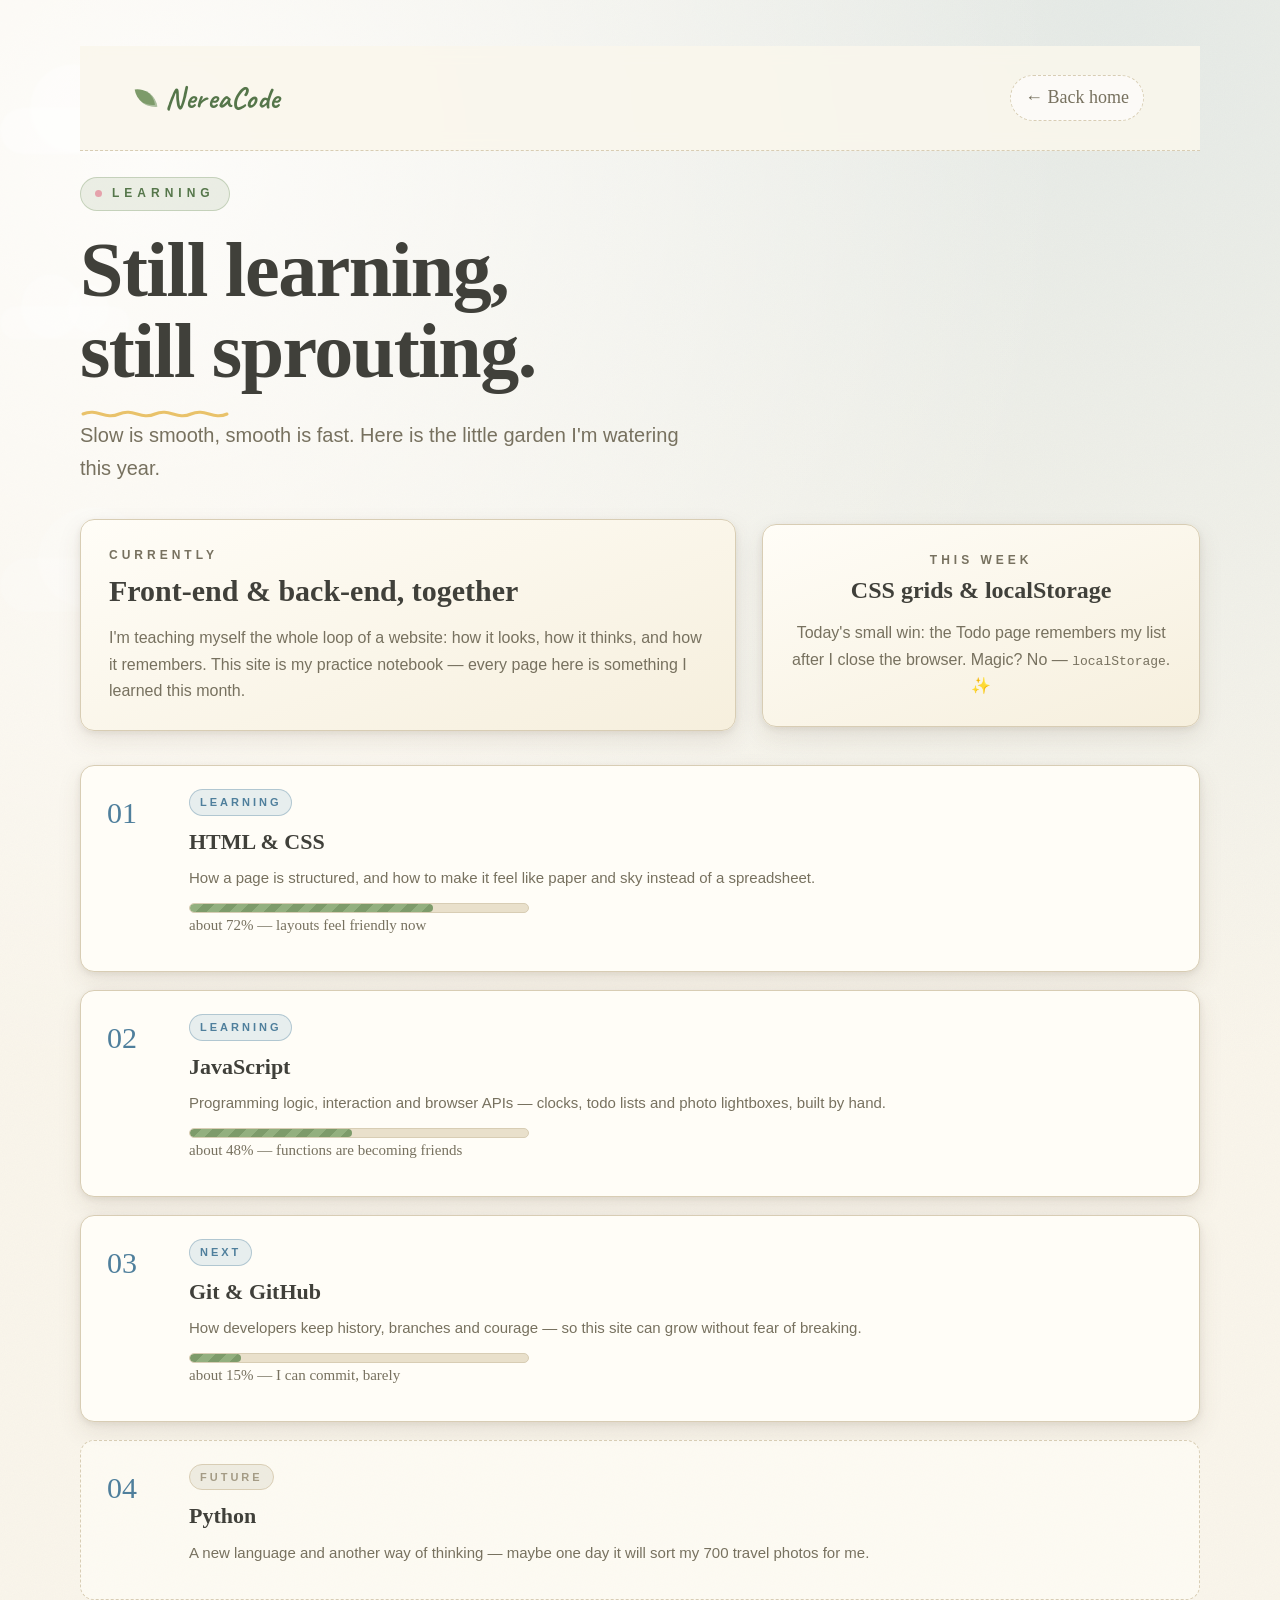
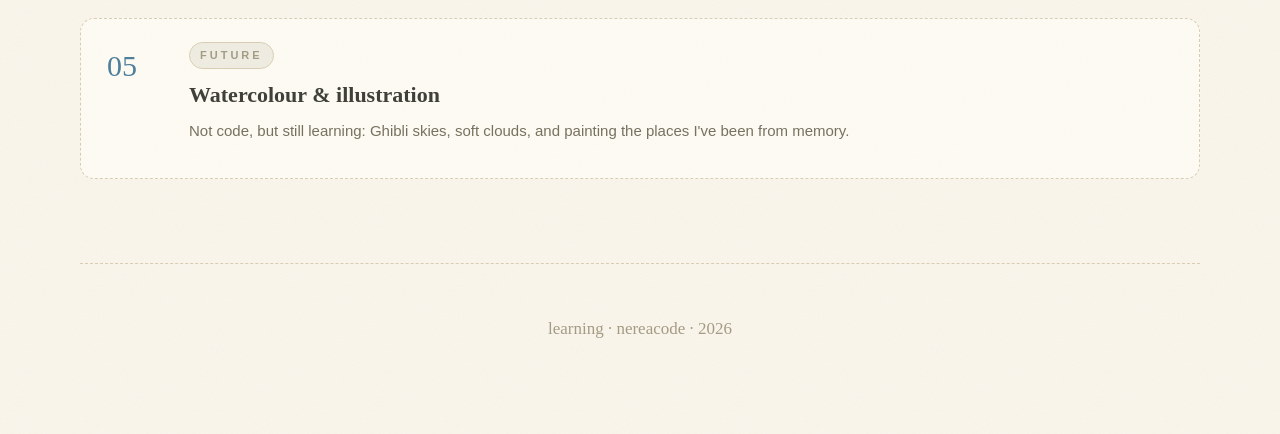
<file: learning.html>
<!DOCTYPE html>
<html lang="en">

<head>
    <meta charset="UTF-8">
    <meta name="viewport" content="width=device-width, initial-scale=1.0">
    <title>Learning — NereaCode</title>
    <link rel="stylesheet" href="style.css">
</head>

<body>

    <div class="clouds" aria-hidden="true"><span></span><span></span><span></span></div>

    <div class="shell">
        <main class="page">

            <header class="top-bar solid">
                <a href="index.html" class="logo"><span class="leaf"></span>NereaCode</a>
                <a href="index.html" class="back">← Back home</a>
            </header>

            <section class="page-head">
                <p class="small-text">LEARNING</p>
                <h1>Still learning,<br>still sprouting.</h1>
                <svg class="squiggle" width="180" height="14" viewBox="0 0 180 14" fill="none" stroke="currentColor" stroke-width="3" stroke-linecap="round"><path d="M3 9c14-6 22 6 36 0s22 6 36 0 22 6 36 0 22 6 36 0"/></svg>
                <p class="head-note">Slow is smooth, smooth is fast. Here is the little garden I'm watering this year.</p>
            </section>

            <section class="learning-intro reveal">
                <div class="paper-card">
                    <p class="learning-label">CURRENTLY</p>
                    <h2>Front-end &amp; back-end, together</h2>
                    <p>I'm teaching myself the whole loop of a website: how it looks, how it thinks, and how it remembers. This site is my practice notebook — every page here is something I learned this month.</p>
                </div>
                <div class="paper-card" style="text-align:center">
                    <p class="learning-label">THIS WEEK</p>
                    <h2 style="font-size:24px">CSS grids &amp; localStorage</h2>
                    <p>Today's small win: the Todo page remembers my list after I close the browser. Magic? No — <code>localStorage</code>. ✨</p>
                </div>
            </section>

            <div class="learning-list">

                <article class="learning-item reveal">
                    <div class="learning-number">01</div>
                    <div class="learning-content">
                        <span class="learning-status">LEARNING</span>
                        <h2>HTML &amp; CSS</h2>
                        <p>How a page is structured, and how to make it feel like paper and sky instead of a spreadsheet.</p>
                        <div class="meter"><i style="width:72%"></i></div>
                        <p class="meter-label">about 72% — layouts feel friendly now</p>
                    </div>
                </article>

                <article class="learning-item reveal">
                    <div class="learning-number">02</div>
                    <div class="learning-content">
                        <span class="learning-status">LEARNING</span>
                        <h2>JavaScript</h2>
                        <p>Programming logic, interaction and browser APIs — clocks, todo lists and photo lightboxes, built by hand.</p>
                        <div class="meter"><i style="width:48%"></i></div>
                        <p class="meter-label">about 48% — functions are becoming friends</p>
                    </div>
                </article>

                <article class="learning-item reveal">
                    <div class="learning-number">03</div>
                    <div class="learning-content">
                        <span class="learning-status">NEXT</span>
                        <h2>Git &amp; GitHub</h2>
                        <p>How developers keep history, branches and courage — so this site can grow without fear of breaking.</p>
                        <div class="meter"><i style="width:15%"></i></div>
                        <p class="meter-label">about 15% — I can commit, barely</p>
                    </div>
                </article>

                <article class="learning-item future reveal">
                    <div class="learning-number">04</div>
                    <div class="learning-content">
                        <span class="learning-status">FUTURE</span>
                        <h2>Python</h2>
                        <p>A new language and another way of thinking — maybe one day it will sort my 700 travel photos for me.</p>
                    </div>
                </article>

                <article class="learning-item future reveal">
                    <div class="learning-number">05</div>
                    <div class="learning-content">
                        <span class="learning-status">FUTURE</span>
                        <h2>Watercolour &amp; illustration</h2>
                        <p>Not code, but still learning: Ghibli skies, soft clouds, and painting the places I've been from memory.</p>
                    </div>
                </article>

            </div>

            <footer><p>learning · nereacode · 2026</p></footer>

        </main>
    </div>

    <script src="app.js"></script>

</body>
</html>
</file>
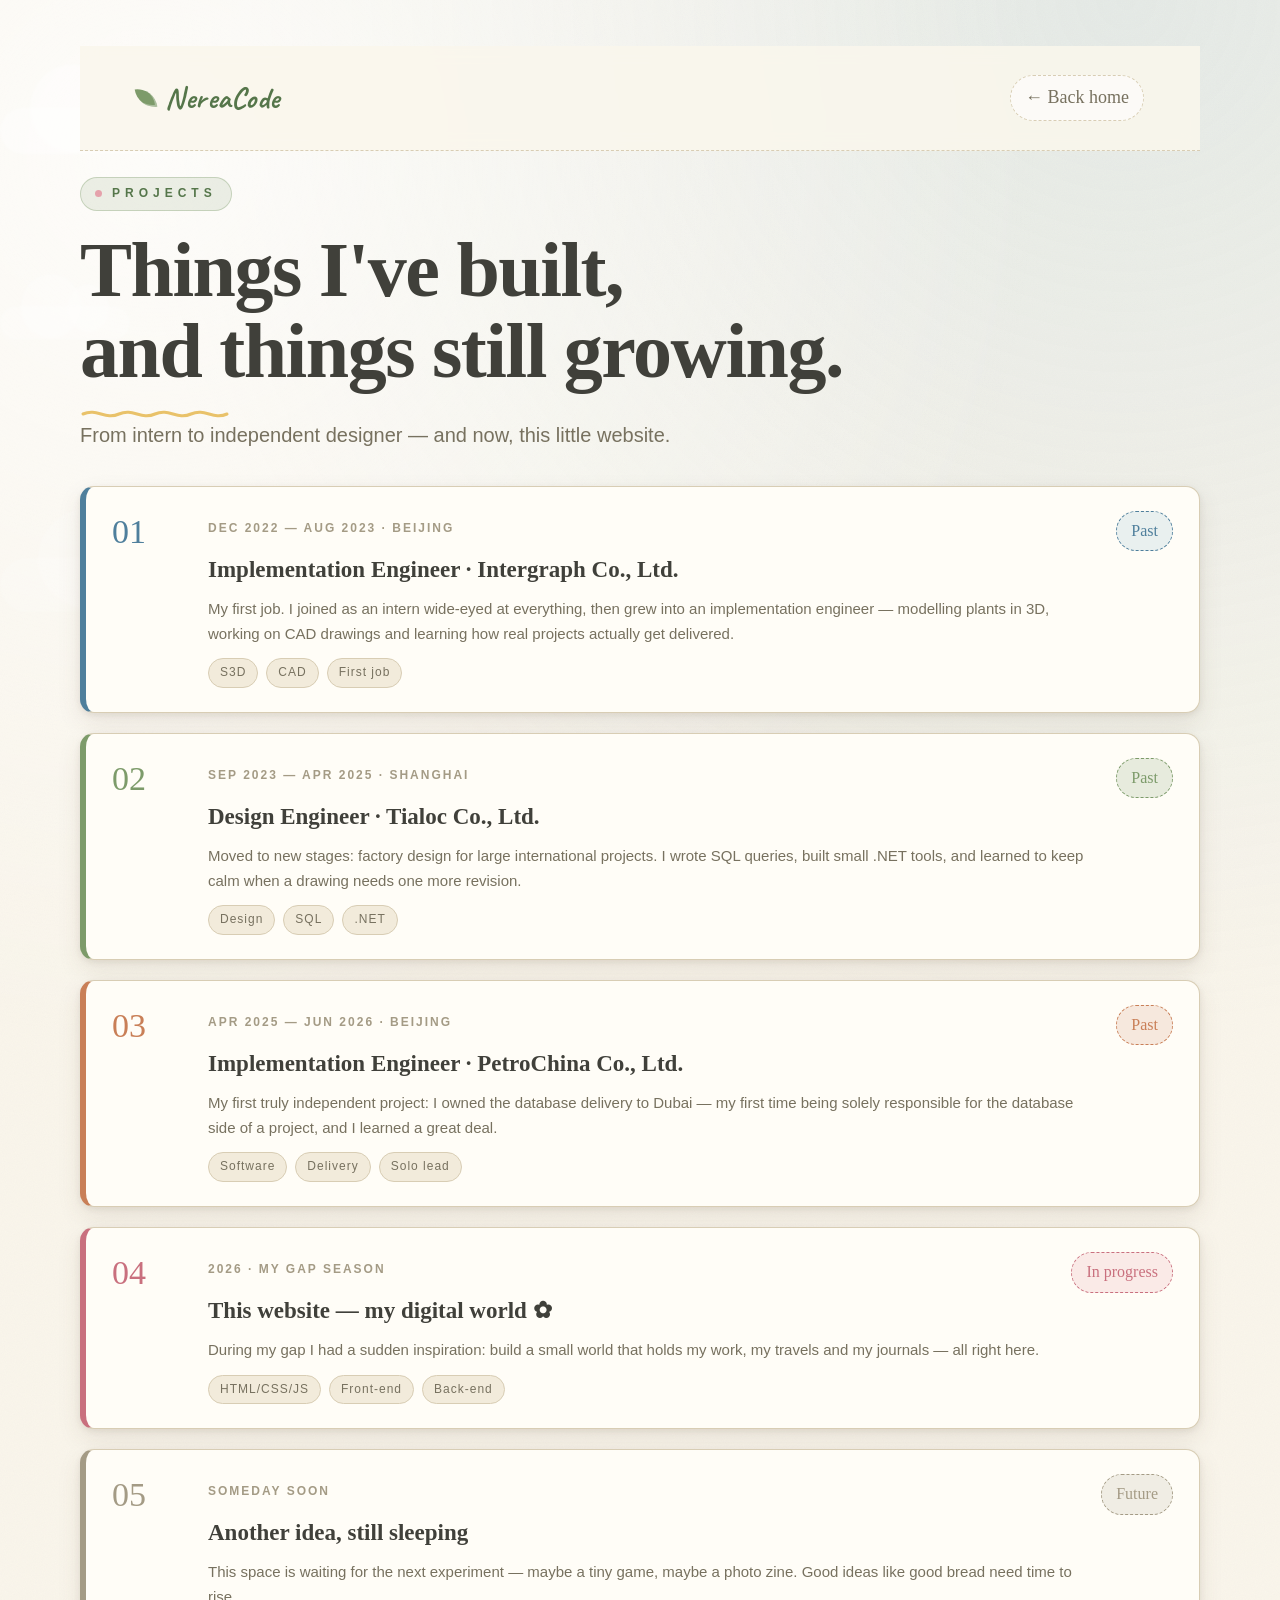
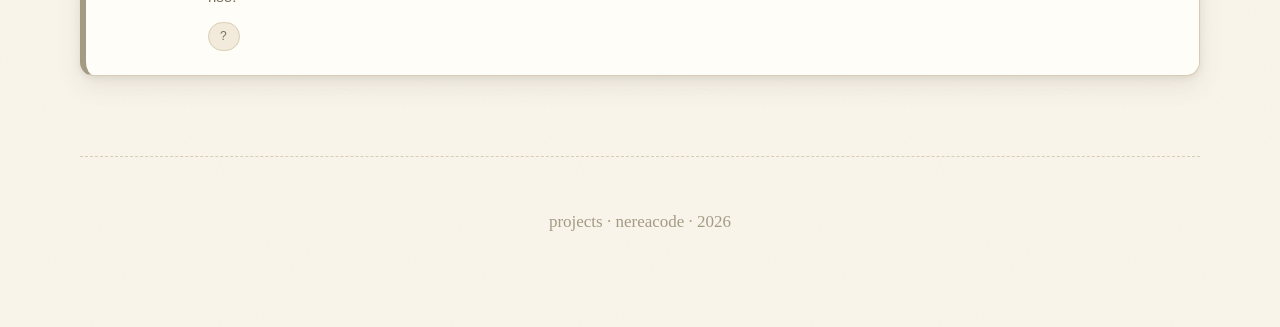
<file: projects.html>
<!DOCTYPE html>
<html lang="en">

<head>
    <meta charset="UTF-8">
    <meta name="viewport" content="width=device-width, initial-scale=1.0">
    <title>Projects — NereaCode</title>
    <link rel="stylesheet" href="style.css">
</head>

<body>

    <div class="clouds" aria-hidden="true"><span></span><span></span><span></span></div>

    <div class="shell">
        <main class="page">

            <header class="top-bar solid">
                <a href="index.html" class="logo"><span class="leaf"></span>NereaCode</a>
                <a href="index.html" class="back">← Back home</a>
            </header>

            <section class="page-head">
                <p class="small-text">PROJECTS</p>
                <h1>Things I've built,<br>and things still growing.</h1>
                <svg class="squiggle" width="180" height="14" viewBox="0 0 180 14" fill="none" stroke="currentColor" stroke-width="3" stroke-linecap="round"><path d="M3 9c14-6 22 6 36 0s22 6 36 0 22 6 36 0 22 6 36 0"/></svg>
                <p class="head-note">From intern to independent designer — and now, this little website.</p>
            </section>

            <div class="project-list">

                <article class="project-card reveal" style="--accent: var(--sky-deep); --accent-soft: rgba(147,188,210,.2)">
                    <div class="project-number">01</div>
                    <div class="project-info">
                        <p class="when">DEC 2022 — AUG 2023 · BEIJING</p>
                        <h2>Implementation Engineer · Intergraph Co., Ltd.</h2>
                        <p>My first job. I joined as an intern wide-eyed at everything, then grew into an implementation engineer 
                            — modelling plants in 3D, working on CAD drawings and learning how real projects actually get delivered.</p>
                        <div class="project-tags"><span>S3D</span><span>CAD</span><span>First job</span></div>
                    </div>
                    <div class="project-status">Past</div>
                </article>

                <article class="project-card reveal" style="--accent: var(--matcha); --accent-soft: rgba(125,155,106,.18)">
                    <div class="project-number">02</div>
                    <div class="project-info">
                        <p class="when">SEP 2023 — APR 2025 · SHANGHAI</p>
                        <h2>Design Engineer · Tialoc Co., Ltd.</h2>
                        <p>Moved to new stages: factory design for large international projects. 
                            I wrote SQL queries, built small .NET tools, 
                            and learned to keep calm when a drawing needs one more revision.</p>
                        <div class="project-tags"><span>Design</span><span>SQL</span><span>.NET</span></div>
                    </div>
                    <div class="project-status">Past</div>
                </article>

                <article class="project-card reveal" style="--accent: var(--clay); --accent-soft: rgba(201,127,87,.16)">
                    <div class="project-number">03</div>
                    <div class="project-info">
                        <p class="when">APR 2025 — JUN 2026 · BEIJING</p>
                        <h2>Implementation Engineer · PetroChina Co., Ltd.</h2>
                        <p>My first truly independent project:
                        I owned the database delivery to Dubai — 
                        my first time being solely responsible for the database side of a project, 
                        and I learned a great deal.</p>
                        <div class="project-tags"><span>Software</span><span>Delivery</span><span>Solo lead</span></div>
                    </div>
                    <div class="project-status">Past</div>
                </article>

                <article class="project-card reveal" style="--accent: var(--sakura-deep); --accent-soft: rgba(229,162,171,.2)">
                    <div class="project-number">04</div>
                    <div class="project-info">
                        <p class="when">2026 · MY GAP SEASON</p>
                        <h2>This website — my digital world ✿</h2>
                        <p>During my gap I had a sudden inspiration: 
                            build a small world that holds my work, my travels and my journals — all right here.</p>
                        <div class="project-tags"><span>HTML/CSS/JS</span><span>Front-end</span><span>Back-end</span></div>
                    </div>
                    <div class="project-status">In progress</div>
                </article>

                <article class="project-card reveal" style="--accent: var(--ink-faint); --accent-soft: rgba(164,155,133,.16)">
                    <div class="project-number">05</div>
                    <div class="project-info">
                        <p class="when">SOMEDAY SOON</p>
                        <h2>Another idea, still sleeping</h2>
                        <p>This space is waiting for the next experiment — maybe a tiny game, maybe a photo zine. Good ideas like good bread need time to rise.</p>
                        <div class="project-tags"><span>?</span></div>
                    </div>
                    <div class="project-status">Future</div>
                </article>

            </div>

            <footer><p>projects · nereacode · 2026</p></footer>

        </main>
    </div>

    <script src="app.js"></script>

</body>
</html>
</file>
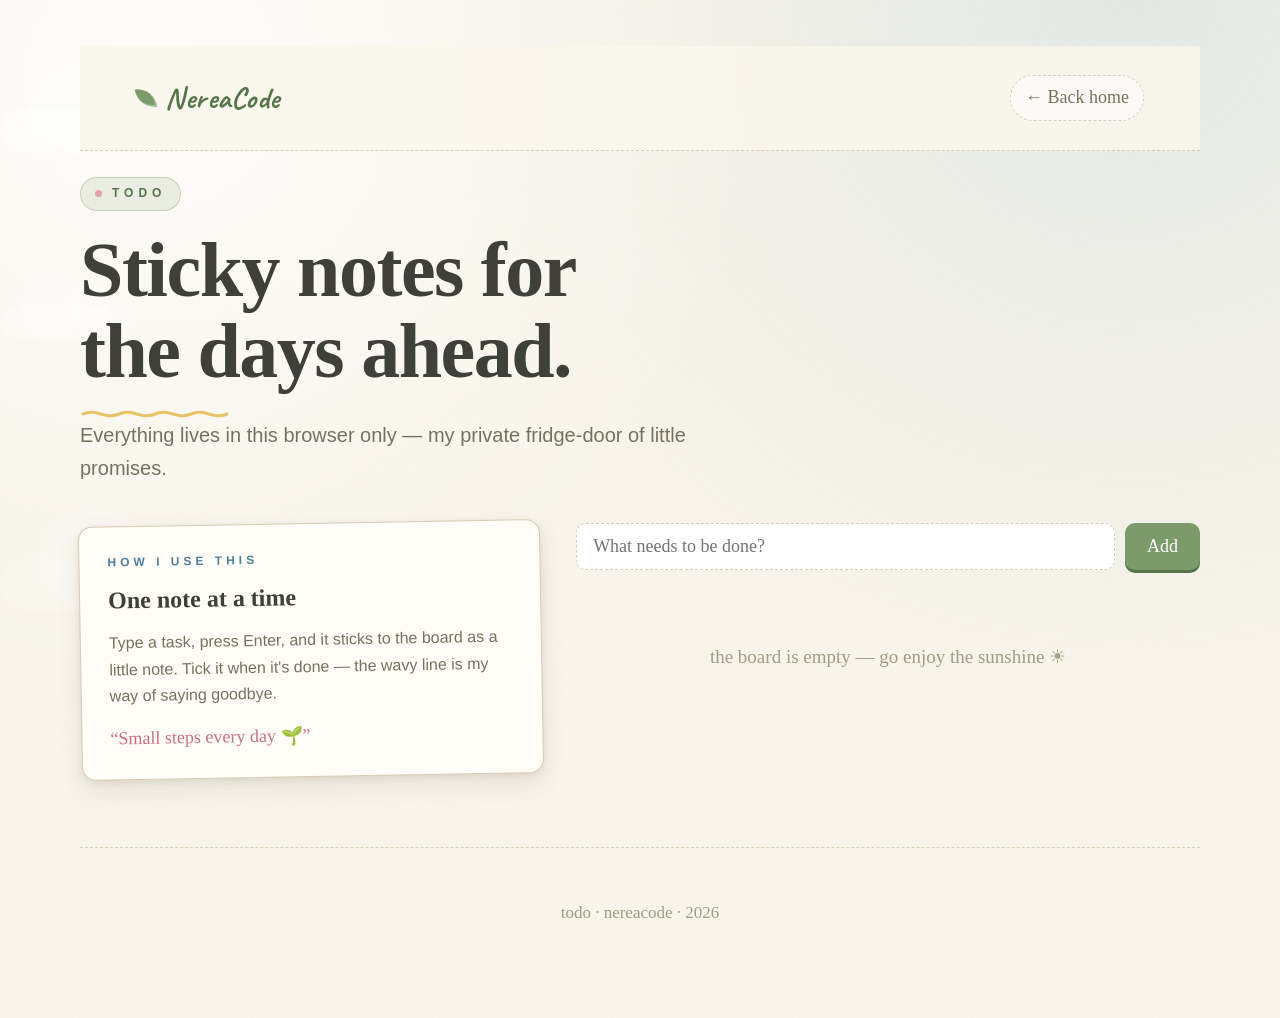
<file: todo.html>
<!DOCTYPE html>
<html lang="en">

<head>
    <meta charset="UTF-8">
    <meta name="viewport" content="width=device-width, initial-scale=1.0">
    <title>Todo — NereaCode</title>
    <link rel="stylesheet" href="style.css">
</head>

<body>

    <div class="clouds" aria-hidden="true"><span></span><span></span><span></span></div>

    <div class="shell">
        <main class="page">

            <header class="top-bar solid">
                <a href="index.html" class="logo"><span class="leaf"></span>NereaCode</a>
                <a href="index.html" class="back">← Back home</a>
            </header>

            <section class="page-head">
                <p class="small-text">TODO</p>
                <h1>Sticky notes for<br>the days ahead.</h1>
                <svg class="squiggle" width="180" height="14" viewBox="0 0 180 14" fill="none" stroke="currentColor" stroke-width="3" stroke-linecap="round"><path d="M3 9c14-6 22 6 36 0s22 6 36 0 22 6 36 0 22 6 36 0"/></svg>
                <p class="head-note">Everything lives in this browser only — my private fridge-door of little promises.</p>
            </section>

            <div class="todo-wrap">

                <aside class="paper-card reveal" style="transform: rotate(-1deg)">
                    <p class="learning-label">HOW I USE THIS</p>
                    <h2 style="font-family: var(--serif); font-size: 24px; margin: 0 0 10px">One note at a time</h2>
                    <p style="color: var(--ink-soft); margin: 0 0 14px">Type a task, press Enter, and it sticks to the board as a little note. Tick it when it's done — the wavy line is my way of saying goodbye.</p>
                    <p style="font-family: var(--hand); font-size: 18px; color: var(--sakura-deep); margin: 0">“Small steps every day 🌱”</p>
                </aside>

                <section class="todo-page reveal">

                    <div class="todo-input-area">
                        <input type="text" id="taskInput" placeholder="What needs to be done?">
                        <button id="addTaskButton">Add</button>
                    </div>

                    <ul id="taskList" class="task-list"></ul>

                    <p class="todo-empty" style="display:none">the board is empty — go enjoy the sunshine ☀</p>

                </section>

            </div>

            <footer><p>todo · nereacode · 2026</p></footer>

        </main>
    </div>

    <script src="app.js"></script>

</body>
</html>
</file>
<file: style.css>
/* ==========================================================
   NereaCode — paper & sky theme
   A soft, hand-made journal look: cream paper, matcha green,
   sky blue, sakura pink. Inspired by Ghibli skies and 手帐.
   ========================================================== */
@import url('https://fonts.googleapis.com/css2?family=Playwrite+IT+Trad:wght@100..400&family=Playwrite+GB+J:ital,wght@0,100..400;1,100..400&display=swap');
@import url('https://fonts.googleapis.com/css2?family=Caveat:wght@400;500;600;700&display=swap');

* { box-sizing: border-box; }

:root {
    --paper:      #faf6ec;
    --paper-2:    #f2ebdb;
    --paper-3:    #e9e0cb;
    --ink:        #40403a;
    --ink-soft:   #77715f;
    --ink-faint:  #a49b85;
    --line:       #d8cdb4;

    --matcha:     #7d9b6a;
    --matcha-deep:#55764a;
    --sky:        #93bcd2;
    --sky-deep:   #4f7f9c;
    --sakura:     #e5a2ab;
    --sakura-deep:#c9707e;
    --sun:        #e9c26a;
    --clay:       #c97f57;

    --serif: "Iowan Old Style", "Palatino Linotype", Palatino, Georgia, "Songti SC", serif;
    --hand:  "Bradley Hand", "Segoe Print", "Comic Sans MS", "PingFang SC", cursive;
    --sans:  "Avenir Next", "Helvetica Neue", Helvetica, "PingFang SC", "Hiragino Sans GB", system-ui, sans-serif;

    --shadow-1: 0 2px 6px rgba(84, 70, 45, .10), 0 10px 24px rgba(84, 70, 45, .10);
    --shadow-2: 0 4px 10px rgba(84, 70, 45, .12), 0 18px 40px rgba(84, 70, 45, .14);
    --radius: 14px;
}

html { margin: 0; padding: 0; scroll-behavior: smooth; background: var(--paper); }

body {
    margin: 0;
    padding: 0;
    font-family: var(--sans);
    color: var(--ink);
    background-color: var(--paper);
    background-image:
        radial-gradient(circle at 12% 8%,  rgba(255,255,255,.75), transparent 42%),
        radial-gradient(circle at 88% 0%,  rgba(147,188,210,.20), transparent 46%),
        url("data:image/svg+xml,%3Csvg xmlns='http://www.w3.org/2000/svg' width='180' height='180'%3E%3Cfilter id='n'%3E%3CfeTurbulence type='fractalNoise' baseFrequency='.9' numOctaves='2'/%3E%3CfeColorMatrix values='0 0 0 0 .45 0 0 0 0 .40 0 0 0 0 .30 0 0 0 .05 0'/%3E%3C/filter%3E%3Crect width='180' height='180' filter='url(%23n)'/%3E%3C/svg%3E");
    line-height: 1.65;
    -webkit-font-smoothing: antialiased;
}

a { color: inherit; text-decoration: none; }
img { max-width: 100%; display: block; }

::selection { background: var(--sun); color: #4a3c1c; }

/* ---------- drifting clouds (Ghibli sky) ---------- */
.clouds {
    position: fixed;
    inset: 0;
    pointer-events: none;
    z-index: 0;
    overflow: hidden;
}
.clouds span {
    position: absolute;
    display: block;
    background: rgba(255, 255, 255, .38);
    border-radius: 100px;
    filter: blur(1px);
    animation: drift linear infinite;
}
.clouds span::before,
.clouds span::after {
    content: "";
    position: absolute;
    background: inherit;
    border-radius: 50%;
}
.clouds span:nth-child(1) { top: 12%; width: 190px; height: 46px; animation-duration: 95s; }
.clouds span:nth-child(2) { top: 34%; width: 130px; height: 34px; animation-duration: 130s; animation-delay: -40s; opacity: .7; }
.clouds span:nth-child(3) { top: 62%; width: 240px; height: 54px; animation-duration: 160s; animation-delay: -90s; opacity: .5; }
.clouds span::before { width: 46%; height: 190%; left: 16%; top: -95%; }
.clouds span::after  { width: 32%; height: 140%; right: 16%; top: -65%; }
@keyframes drift {
    from { left: -30%; }
    to   { left: 110%; }
}

.shell { position: relative; z-index: 1; }

/* ---------- top bar ---------- */
.top-bar {
    position: absolute;
    top: 0; left: 0;
    width: 100%;
    display: flex;
    justify-content: space-between;
    align-items: center;
    padding: 22px 5%;
    z-index: 5;
}
.top-bar.solid {
    position: sticky;
    background: rgba(250, 246, 236, .88);
    backdrop-filter: blur(8px);
    border-bottom: 1px dashed var(--line);
}
.logo {
    font-family: Caveat;
    line-height: 2;
    font-size: 30px;
    font-weight: 700;
    letter-spacing: .5px;
    color: #fff;
    text-shadow: 0 1px 10px rgba(30, 40, 50, .55);
    display: inline-flex;
    align-items: center;
    gap: 9px;
}
.top-bar.solid .logo { color: var(--matcha-deep); text-shadow: none; }
.logo .leaf {
    width: 20px; height: 20px;
    background: var(--matcha);
    border-radius: 0 100% 0 100%;
    transform: rotate(-8deg);
    box-shadow: inset -2px -2px 0 rgba(255,255,255,.35);
}
.top-right { text-align: right; color: #2b70df; text-shadow: 0 1px 8px rgba(30,40,50,.55); }
.top-bar.solid .top-right { color: var(--ink-soft); text-shadow: none; }
/* ---------- 强制日期时间同一行---------- */
.date, .time {    display: inline-block; }
.place {    display: block;}

.date { font-family: 'Caveat'; font-size: 22px; line-height: 1.2; }
.time { font-family: 'Caveat';  font-size: 22px; line-height: 1.2; }
.place { font-family: 'Caveat';  font-size: 22px; line-height: 1.2; }
.back {
    font-family: var(--hand);
    font-size: 18px;
    color: var(--ink-soft);
    border: 1px dashed var(--line);
    background: rgba(255,255,255,.6);
    padding: 7px 14px;
    border-radius: 100px;
    transition: all .2s ease;

}
.back:hover { background: #fff; color: var(--matcha-deep); transform: translateX(-3px); }

/* ---------- hero (home) ---------- */
.hero {
    position: relative;
    width: 100%;
    overflow: hidden;
    min-height: 560px;
    height: 78vh;
    max-height: 860px;
}
.hero-image {
    width: 100%;
    height: 100%;
    object-fit: cover;
    margin: 0;
    animation: breathe 26s ease-in-out infinite alternate;
}
@keyframes breathe {
    from { transform: scale(1); }
    to   { transform: scale(1.06); }
}
.hero-overlay {
    position: absolute;
    inset: 0;
    background: linear-gradient(to bottom,
        rgba(28, 40, 48, .18),
        rgba(28, 40, 48, .02) 38%,
        rgba(28, 40, 48, .34));
    pointer-events: none;
}
.hero-content {
    position: absolute;
    right: 4%;
    bottom: 190px;
    z-index: 2;
    text-align: left;
    color: #fff;
}
.hero-content .small-text {
    font-family: var(--hand);
    font-size: 24px;
    letter-spacing: 1px;
    margin: 14px 0 0;
    color: #fff;
    text-shadow: 0 1px 12px rgba(20,30,40,.6);
}
.hero h1 {
    font-family: var(--serif);
    font-size: clamp(56px, 10vw, 130px);;
    line-height: .92;
    margin: 0;
    letter-spacing: -3px;
    color: #fff;
    text-shadow: 0 4px 30px rgba(20, 32, 42, .45);
}
.hero-content .description {
    font-family: var(--hand);
    font-size: 24px;
    letter-spacing: 1px;
    margin: 14px 0 0;
    color: #fff;
    text-shadow: 0 1px 12px rgba(20,30,40,.6);
}
.hero-scroll {
        font-family: var(--hand);
    position: absolute;
    left: 50%;
    bottom: 18px;
    transform: translateX(-50%);
    z-index: 2;
    color: rgba(255,255,255,.9);
    font-size: 12px;
    letter-spacing: 3px;
    text-shadow: 0 1px 8px rgba(20,30,40,.6);
    animation: bob 2.4s ease-in-out infinite;
}
@keyframes bob {
    0%, 100% { transform: translate(-50%, 0); }
    50%      { transform: translate(-50%, 7px); }
}

/* ---------- page scaffolding ---------- */
.content, .page {
    width: min(1120px, 92%);
    margin: 0 auto;
    position: relative;
    z-index: 1;
}
.page { padding: 46px 0 30px; }

.page-head { padding: 26px 0 8px; }
.small-text {
    display: inline-flex;
    align-items: center;
    gap: 10px;
    font-size: 12px;
    font-weight: 700;
    letter-spacing: 5px;
    color: var(--matcha-deep);
    background: rgba(125, 155, 106, .14);
    border: 1px solid rgba(125, 155, 106, .35);
    padding: 6px 14px;
    border-radius: 100px;
    margin: 0 0 18px;
}
.small-text::before {
    content: "";
    width: 7px; height: 7px;
    border-radius: 50%;
    background: var(--sakura);
}
h1 {
    font-family: var(--serif);
    font-size: clamp(44px, 7vw, 78px);
    line-height: 1.04;
    letter-spacing: -1.5px;
    margin: 0 0 14px;
    color: var(--ink);
}
.head-note {

    font-size: 20px;
    color: var(--ink-soft);
    max-width: 620px;
    margin: 0;
}
.squiggle { display: block; margin: 6px 0 0; color: var(--sun); }

/* ---------- home cards ---------- */
.world {
    display: grid;
    grid-template-columns: repeat(3, 1fr);
    gap: 22px;
    padding: 54px 0 30px;
}
.world-card {
    position: relative;
    background: #fffdf7;
    border: 1px solid var(--line);
    border-radius: var(--radius);
    padding: 30px 26px 26px;
    min-height: 210px;
    display: flex;
    flex-direction: column;
    justify-content: space-between;
    box-shadow: var(--shadow-1);
    transition: transform .25s ease, box-shadow .25s ease;
    overflow: hidden;
}
.world-card::before {
    content: "";
    position: absolute;
    top: -10px; left: 50%;
    width: 92px; height: 26px;
    transform: translateX(-50%) rotate(-2.5deg);
    background: var(--tape, rgba(233,194,106,.75));
    box-shadow: 0 2px 4px rgba(84,70,45,.12);
}
.world-card:hover {
    transform: translateY(-7px) rotate(-.4deg);
    box-shadow: var(--shadow-2);
}
.world-card .doodle {
    position: absolute;
    right: 18px; top: 20px;
    width: 44px; height: 44px;
    color: var(--tape-ink, var(--sun));
    opacity: .85;
}
.card-number {
    font-family: var(--hand);
    font-size: 15px;
    color: var(--ink-faint);
    letter-spacing: 2px;
}
.world-card h2 {
    font-family: var(--serif);
    font-size: 30px;
    margin: 12px 0 6px;
    color: var(--ink);
}
.world-card p { color: var(--ink-soft); margin: 0; font-size: 15px; }
.world-card .go {
    margin-top: 16px;
    font-size: 13px;
    letter-spacing: 2px;
    color: var(--matcha-deep);
    font-weight: 700;
}

/* ---------- shared card styles ---------- */
.paper-card {
    background: #fffdf7;
    border: 1px solid var(--line);
    border-radius: var(--radius);
    box-shadow: var(--shadow-1);
    padding: 26px 28px;
    position: relative;
}

/* ---------- projects ---------- */
.project-list { display: grid; gap: 20px; padding: 26px 0 10px; }
.project-card {
    display: grid;
    grid-template-columns: 74px 1fr auto;
    gap: 22px;
    align-items: start;
    background: #fffdf7;
    border: 1px solid var(--line);
    border-left: 6px solid var(--accent, var(--matcha));
    border-radius: var(--radius);
    box-shadow: var(--shadow-1);
    padding: 24px 26px;
    transition: transform .22s ease, box-shadow .22s ease;
}
.project-card:hover { transform: translateX(4px); box-shadow: var(--shadow-2); }
.project-number {
    font-family: var(--hand);
    font-size: 34px;
    color: var(--accent, var(--matcha));
    line-height: 1;
    padding-top: 4px;
}
.project-info h2 {
    font-family: var(--serif);
    font-size: 23px;
    margin: 0 0 8px;
}
.project-info .when {
    font-size: 12px;
    letter-spacing: 2px;
    color: var(--ink-faint);
    font-weight: 700;
}
.project-info p { color: var(--ink-soft); margin: 8px 0 12px; font-size: 15px; }
.project-tags { display: flex; flex-wrap: wrap; gap: 8px; }
.project-tags span {
    font-size: 12px;
    letter-spacing: 1px;
    padding: 4px 11px;
    border-radius: 100px;
    background: var(--paper-2);
    border: 1px solid var(--line);
    color: var(--ink-soft);
}
.project-status {
    font-family: var(--hand);
    font-size: 16px;
    padding: 6px 14px;
    border-radius: 100px;
    white-space: nowrap;
    background: var(--accent-soft, rgba(125,155,106,.16));
    color: var(--accent, var(--matcha-deep));
    border: 1px dashed var(--accent, var(--matcha));
}

/* ---------- learning ---------- */
.learning-intro {
    display: grid;
    grid-template-columns: 1.2fr .8fr;
    gap: 26px;
    align-items: center;
    margin: 26px 0 34px;
}
.learning-intro .paper-card { background: linear-gradient(160deg, #fffdf7, #f6efdd); }
.learning-label {
    font-size: 12px; letter-spacing: 4px; font-weight: 700;
    color: var(--sky-deep); margin: 0 0 8px;
}
.learning-intro h2 { font-family: var(--serif); font-size: 30px; margin: 0 0 10px; }
.learning-intro p { color: var(--ink-soft); margin: 0; }
.learning-list { display: grid; gap: 18px; padding-bottom: 14px; }
.learning-item {
    display: grid;
    grid-template-columns: 62px 1fr;
    gap: 20px;
    background: #fffdf7;
    border: 1px solid var(--line);
    border-radius: var(--radius);
    box-shadow: var(--shadow-1);
    padding: 22px 26px;
}
.learning-item.future { opacity: .72; border-style: dashed; box-shadow: none; background: rgba(255,253,247,.6); }
.learning-number { font-family: var(--hand); font-size: 30px; color: var(--sky-deep); }
.learning-status {
    display: inline-block;
    font-size: 11px; letter-spacing: 3px; font-weight: 700;
    padding: 3px 10px; border-radius: 100px;
    background: rgba(147,188,210,.22); color: var(--sky-deep);
    border: 1px solid rgba(79,127,156,.35);
    margin-bottom: 8px;
}
.learning-item.future .learning-status { background: rgba(164,155,133,.16); color: var(--ink-faint); border-color: var(--line); }
.learning-content h2 { font-family: var(--serif); font-size: 22px; margin: 0 0 6px; }
.learning-content p { color: var(--ink-soft); margin: 0 0 12px; font-size: 15px; }
.meter {
    height: 10px;
    border-radius: 100px;
    background: var(--paper-3);
    border: 1px solid var(--line);
    overflow: hidden;
    max-width: 340px;
}
.meter i {
    display: block; height: 100%;
    background: repeating-linear-gradient(-45deg, var(--matcha) 0 8px, #93b07f 8px 16px);
    border-radius: 100px;
}
.meter-label { font-family: var(--hand); font-size: 14px; color: var(--ink-faint); margin-top: 6px; }

/* ---------- travel ---------- */
.travel-stats {
    display: flex;
    flex-wrap: wrap;
    gap: 14px;
    margin: 26px 0 8px;
}
.travel-stat {
    flex: 1 1 150px;
    text-align: center;
    background: #fffdf7;
    border: 1px solid var(--line);
    border-radius: var(--radius);
    padding: 18px 12px;
    box-shadow: var(--shadow-1);
}
.stat-number {
    display: block;
    font-family: var(--serif);
    font-size: 40px;
    color: var(--sky-deep);
    line-height: 1;
}
.stat-label {
    display: block;
    margin-top: 8px;
    font-size: 12px;
    letter-spacing: 3px;
    color: var(--ink-faint);
    font-weight: 700;
}

.journey-map {
    margin: 34px 0 10px;
    background:
        radial-gradient(circle at 20% 20%, rgba(147,188,210,.16), transparent 50%),
        radial-gradient(circle at 80% 70%, rgba(125,155,106,.14), transparent 50%),
        #fffdf7;
    border: 1px solid var(--line);
    border-radius: 18px;
    box-shadow: var(--shadow-1);
    padding: 18px 10px 8px;
    position: relative;
    overflow: hidden;
}
.journey-map .map-title {
    position: absolute;
    top: 16px; left: 24px;
    font-family: var(--hand);
    font-size: 20px;
    color: var(--ink-soft);
}
.journey-map svg { width: 100%; height: auto; display: block; }
.map-stop { cursor: pointer; }
.map-stop circle.dot { transition: r .2s ease; }
.map-stop:hover circle.dot { r: 13; }
.map-stop text { font-family: var(--hand); font-size: 17px; fill: var(--ink-soft); }
.map-stop:hover text { fill: var(--matcha-deep); }

.chapter { margin: 60px 0 0; }
.chapter-head {
    display: flex;
    align-items: baseline;
    gap: 16px;
    flex-wrap: wrap;
    margin-bottom: 6px;
}
.chapter-head h2 {
    font-family: var(--serif);
    font-size: clamp(28px, 4vw, 40px);
    margin: 0;
}
.chapter-head .where {
    font-size: 12px;
    letter-spacing: 3px;
    font-weight: 700;
    color: var(--sakura-deep);
}
.chapter-note {
    font-family: var(--hand);
    font-size: 19px;
    color: var(--ink-soft);
    max-width: 640px;
    margin: 0 0 26px;
}

.scatter {
    display: grid;
    grid-template-columns: repeat(auto-fill, minmax(215px, 1fr));
    align-items: start;
    gap: 34px 22px;
    padding: 14px 4px 4px;
}
.polaroid {
    position: relative;
    background: #fff;
    padding: 10px 10px 58px;
    border: 1px solid rgba(0,0,0,.06);
    box-shadow: var(--shadow-1);
    transform: rotate(var(--r, 0deg));
    transition: transform .25s ease, box-shadow .25s ease;
    cursor: zoom-in;
    margin: 0;
}
.polaroid:hover {
    transform: rotate(0deg) translateY(-8px) scale(1.02);
    box-shadow: var(--shadow-2);
    z-index: 3;
}
.polaroid img {
    width: 100%;
    aspect-ratio: 4 / 3;
    object-fit: cover;
    background: var(--paper-2);
}
.polaroid.tall img { aspect-ratio: 3 / 4; }
.polaroid figcaption {
    position: absolute;
    left: 12px; right: 12px; bottom: 12px;
    font-family: var(--hand);
    font-size: 15px;
    line-height: 1.3;
    color: var(--ink-soft);
}
.polaroid::before {
    content: "";
    position: absolute;
    top: -12px; left: 50%;
    width: 78px; height: 24px;
    transform: translateX(-50%) rotate(var(--tr, -3deg));
    background: var(--tape, rgba(229,162,171,.7));
    box-shadow: 0 2px 4px rgba(84,70,45,.14);
}
.tape-matcha { --tape: rgba(125,155,106,.65); }
.tape-sky    { --tape: rgba(147,188,210,.7); }
.tape-sun    { --tape: rgba(233,194,106,.72); }
.tape-sakura { --tape: rgba(229,162,171,.68); }
.tape-clay   { --tape: rgba(201,127,87,.6); }

/* ---------- journal ---------- */
.spread {
    position: relative;
    margin: 56px 0 0;
    background:
        linear-gradient(rgba(216,205,180,.5) 1px, transparent 1px) 0 0 / 100% 34px,
        #fffdf7;
    border: 1px solid var(--line);
    border-radius: 6px;
    box-shadow: var(--shadow-2);
    padding: 40px 44px 92px;
}
.spread::before, .spread::after {
    content: "";
    position: absolute;
    width: 110px; height: 30px;
    background: var(--tape, rgba(233,194,106,.7));
    box-shadow: 0 2px 5px rgba(84,70,45,.15);
}
.spread::before { top: -14px; left: 8%; transform: rotate(-4deg); }
.spread::after  { top: -14px; right: 8%; transform: rotate(3deg); }
.spread-head {
    display: flex;
    align-items: baseline;
    justify-content: space-between;
    gap: 18px;
    flex-wrap: wrap;
    margin-bottom: 8px;
}
.spread-date {
    font-family: var(--hand);
    font-size: 26px;
    color: var(--sakura-deep);
}
.spread-head h2 { font-family: var(--serif); font-size: clamp(26px, 3.6vw, 36px); margin: 0; }
.spread-note {
    font-family: var(--hand);
    font-size: 19px;
    color: var(--ink-soft);
    max-width: 700px;
    margin: 4px 0 26px;
}
.spread .scatter { gap: 34px 26px; }
.sticker {
    position: absolute;
    font-family: var(--hand);
    font-size: 15px;
    color: #fff;
    background: var(--sakura);
    padding: 8px 16px;
    border-radius: 100px;
    transform: rotate(-6deg);
    box-shadow: var(--shadow-1);
}
.spread .sticker.s2 { background: var(--matcha); right: 5%; bottom: 26px; transform: rotate(4deg); }
.spread .sticker.s1 { left: 5%; bottom: 26px; }

/* ---------- todo ---------- */
.todo-wrap {
    display: grid;
    grid-template-columns: 1fr 1.35fr;
    gap: 34px;
    align-items: start;
    margin-top: 30px;
}
.todo-input-area {
    display: flex;
    gap: 10px;
    margin-bottom: 22px;
}
#taskInput {
    flex: 1;
    font-family: var(--hand);
    font-size: 18px;
    color: var(--ink);
    background: #fff;
    border: 1.5px dashed var(--line);
    border-radius: 10px;
    padding: 12px 16px;
    outline: none;
    transition: border-color .2s ease, box-shadow .2s ease;
}
#taskInput:focus { border-color: var(--matcha); box-shadow: 0 0 0 4px rgba(125,155,106,.15); }
#addTaskButton {
    font-family: var(--hand);
    font-size: 18px;
    background: var(--matcha);
    color: #fff;
    border: none;
    border-radius: 10px;
    padding: 12px 22px;
    cursor: pointer;
    box-shadow: 0 3px 0 var(--matcha-deep);
    transition: transform .12s ease, box-shadow .12s ease;
}
#addTaskButton:hover { transform: translateY(-2px); box-shadow: 0 5px 0 var(--matcha-deep); }
#addTaskButton:active { transform: translateY(1px); box-shadow: 0 2px 0 var(--matcha-deep); }
.task-list { list-style: none; margin: 0; padding: 0; display: grid; gap: 14px; }
.task {
    display: flex;
    justify-content: space-between;
    align-items: center;
    gap: 14px;
    background: var(--note, #fff8d9);
    border-radius: 4px;
    padding: 16px 18px;
    box-shadow: var(--shadow-1);
    transform: rotate(var(--r, -.5deg));
    transition: transform .2s ease;
    position: relative;
}
.task:nth-child(3n)   { --note: #eaf3e2; --r: .6deg; }
.task:nth-child(3n+1) { --note: #fff3d6; --r: -.6deg; }
.task:nth-child(3n+2) { --note: #fde8ea; --r: .4deg; }
.task:hover { transform: rotate(0deg) scale(1.01); }
.task-content { display: flex; align-items: center; gap: 12px; font-size: 16px; }
.complete-checkbox {
    appearance: none;
    width: 21px; height: 21px;
    border: 2px solid var(--ink-faint);
    border-radius: 6px;
    background: rgba(255,255,255,.7);
    cursor: pointer;
    flex: none;
    position: relative;
}
.complete-checkbox:checked { background: var(--matcha); border-color: var(--matcha-deep); }
.complete-checkbox:checked::after {
    content: "✓";
    position: absolute;
    inset: 0;
    display: grid;
    place-items: center;
    color: #fff;
    font-size: 14px;
    font-weight: 700;
}
.task.completed .task-content span {
    text-decoration: line-through wavy rgba(201,112,126,.8);
    color: var(--ink-faint);
}
.task-actions { display: flex; gap: 8px; }
.task-actions button {
    font-family: var(--hand);
    font-size: 14px;
    border: 1px solid rgba(0,0,0,.12);
    background: rgba(255,255,255,.75);
    color: var(--ink-soft);
    border-radius: 100px;
    padding: 5px 13px;
    cursor: pointer;
    transition: all .15s ease;
}
.edit-button:hover { background: var(--sky); color: #fff; border-color: var(--sky-deep); }
.delete-button:hover { background: var(--sakura); color: #fff; border-color: var(--sakura-deep); }
.todo-empty {
    font-family: var(--hand);
    font-size: 19px;
    color: var(--ink-faint);
    text-align: center;
    padding: 30px 0;
}

/* ---------- about ---------- */
.about-grid {
    display: grid;
    grid-template-columns: 1.05fr .95fr;
    gap: 40px;
    align-items: center;
    margin: 30px 0 20px;
}
.about-intro { font-size: 18px; color: var(--ink-soft); max-width: 560px; }
.about-intro strong { color: var(--matcha-deep); }
.about-photo {
    position: relative;
    background: #fff;
    padding: 12px 12px 54px;
    box-shadow: var(--shadow-2);
    transform: rotate(2deg);
}
.about-photo img { aspect-ratio: 4/5; object-fit: cover; width: 100%; }
.about-photo figcaption {
    position: absolute;
    bottom: 14px; left: 0; right: 0;
    text-align: center;
    font-family: var(--hand);
    font-size: 16px;
    color: var(--ink-soft);
}
.likes { display: flex; flex-wrap: wrap; gap: 10px; margin: 22px 0 8px; }
.likes span {
    font-family: var(--hand);
    font-size: 16px;
    background: #fffdf7;
    border: 1px dashed var(--line);
    border-radius: 100px;
    padding: 7px 16px;
    color: var(--ink-soft);
    transition: all .18s ease;
}
.likes span:hover { background: var(--sun); color: #4a3c1c; transform: rotate(-2deg); }

.timeline { max-width: 820px; margin: 40px 0 10px; position: relative; padding-left: 34px; }
.timeline::before {
    content: "";
    position: absolute;
    left: 8px; top: 6px; bottom: 6px;
    border-left: 2px dashed var(--line);
}
.timeline-item { position: relative; padding: 0 0 34px 12px; }
.timeline-item::before {
    content: "";
    position: absolute;
    left: -32px; top: 8px;
    width: 14px; height: 14px;
    border-radius: 50%;
    background: var(--sun);
    border: 3px solid #fffdf7;
    box-shadow: 0 0 0 2px var(--line);
}
.timeline-item.future::before { background: var(--paper-3); }
.timeline-year {
    font-family: var(--hand);
    font-size: 18px;
    color: var(--sakura-deep);
}
.timeline-content h2 { font-family: var(--serif); font-size: 24px; margin: 4px 0 8px; }
.timeline-content p { color: var(--ink-soft); margin: 0; max-width: 620px; }

/* ---------- footer ---------- */
footer {
    margin-top: 70px;
    padding: 34px 0 44px;
    border-top: 1px dashed var(--line);
    color: var(--ink-faint);
    font-size: 14px;
    text-align: center;
    font-family: var(--hand);
    font-size: 17px;
}

/* ---------- lightbox ---------- */
.lightbox {
    position: fixed;
    inset: 0;
    z-index: 60;
    display: none;
    place-items: center;
    background: rgba(40, 36, 28, .82);
    backdrop-filter: blur(4px);
    padding: 4vh 4vw;
}
.lightbox.open { display: grid; }
.lightbox figure {
    margin: 0;
    background: #fff;
    padding: 14px 14px 52px;
    box-shadow: 0 30px 80px rgba(0,0,0,.4);
    transform: rotate(-1deg);
    max-width: min(1000px, 92vw);
    position: relative;
}
.lightbox img { max-height: 74vh; width: auto; max-width: 100%; margin: 0 auto; }
.lightbox figcaption {
    position: absolute;
    left: 16px; right: 60px; bottom: 14px;
    font-family: var(--hand);
    font-size: 18px;
    color: var(--ink-soft);
}
.lightbox-close {
    position: absolute;
    top: 8px; right: 10px;
    border: none;
    background: var(--paper-2);
    color: var(--ink);
    width: 38px; height: 38px;
    border-radius: 50%;
    font-size: 19px;
    cursor: pointer;
}
.lightbox-close:hover { background: var(--sakura); color: #fff; }

/* ---------- reveal on scroll ---------- */
.reveal { opacity: 0; transform: translateY(18px); }
.reveal.in {
    opacity: 1;
    transform: none;
    transition: opacity .7s ease, transform .7s ease;
}

@media (prefers-reduced-motion: reduce) {
    .clouds span, .hero-image, .hero-scroll { animation: none; }
    .reveal { opacity: 1; transform: none; }
    html { scroll-behavior: auto; }
}

/* ---------- responsive ---------- */
@media (max-width: 900px) {
    .world { grid-template-columns: repeat(2, 1fr); }
    .learning-intro { grid-template-columns: 1fr; }
    .todo-wrap { grid-template-columns: 1fr; }
    .about-grid { grid-template-columns: 1fr; }
    .project-card { grid-template-columns: 52px 1fr; }
    .project-status { grid-column: 2; justify-self: start; }
    .spread { padding: 32px 22px 40px; }
}
@media (max-width: 560px) {
    .world { grid-template-columns: 1fr; }
    .hero { min-height: 480px; height: 66vh; }
    .scatter { grid-template-columns: repeat(auto-fill, minmax(150px, 1fr)); gap: 24px 14px; }
    .polaroid { padding: 8px 8px 52px; }
    .polaroid figcaption { font-size: 13px; bottom: 10px; }
    .top-bar { padding: 16px 5%; }
}

/* ===== About 九宫格：1 3 5 7 9 有图，5 是中间加大 ===== */
.about-photos {
    display: grid;
    grid-template-columns: repeat(3, 1fr);
    gap: 28px;                  /* ← 间距从 14 调到 28 */
    align-content: start;
    justify-content: center;
    align-self: start;
    margin: -20px 0 0 auto;
    max-width: 460px;
    width: 100%;
}

.about-thumb {
    margin: 0;
    overflow: hidden;
    border-radius: 10px;
    box-shadow: 0 5px 14px rgba(0, 0, 0, 0.1);
    aspect-ratio: 1 / 1;
}

.about-thumb img {
    width: 100%;
    height: 100%;
    object-fit: cover;
    display: block;
}

/* 中间那张：横跨列、行，变大并居中 */
.about-thumb.center-big {
    grid-column: 2 / 3;
    grid-row: 2 / 3;
    aspect-ratio: 1 / 1;
    transform: scale(1.35);
    z-index: 2;
    box-shadow: 0 8px 20px rgba(0, 0, 0, 0.18);
}

/* 空白格 */
.about-gap {
    display: block;
    width: 100%;
    aspect-ratio: 1 / 1;
}

/* ===== 胶带上的地点文字 ===== */
.polaroid { position: relative; }

.tape-label {
    position: absolute;
    left: 50%;
    transform: translateX(-50%) rotate(-2deg);
    z-index: 3;
    font-family: "Caveat", "Comic Sans MS", cursive;
    font-size: 14px;
    color: #6b6355;
    letter-spacing: .5px;
    white-space: nowrap;
    pointer-events: none;
}

/* 默认：横图 */
.tape-label {
    top: -12px;
}

/* 竖图（已有的 tall 类）：微调 */
.polaroid.tall .tape-label {
    top: -12px;
}

/* 各色胶带对应文字颜色（可选） */
.tape-sakura .tape-label { color: #b06a78; }
.tape-sun    .tape-label { color: #a8842e; }
.tape-matcha .tape-label { color: #5e7a4e; }
.tape-sky    .tape-label { color: #4e7a92; }
.tape-clay   .tape-label { color: #a35b38; }
</file>
